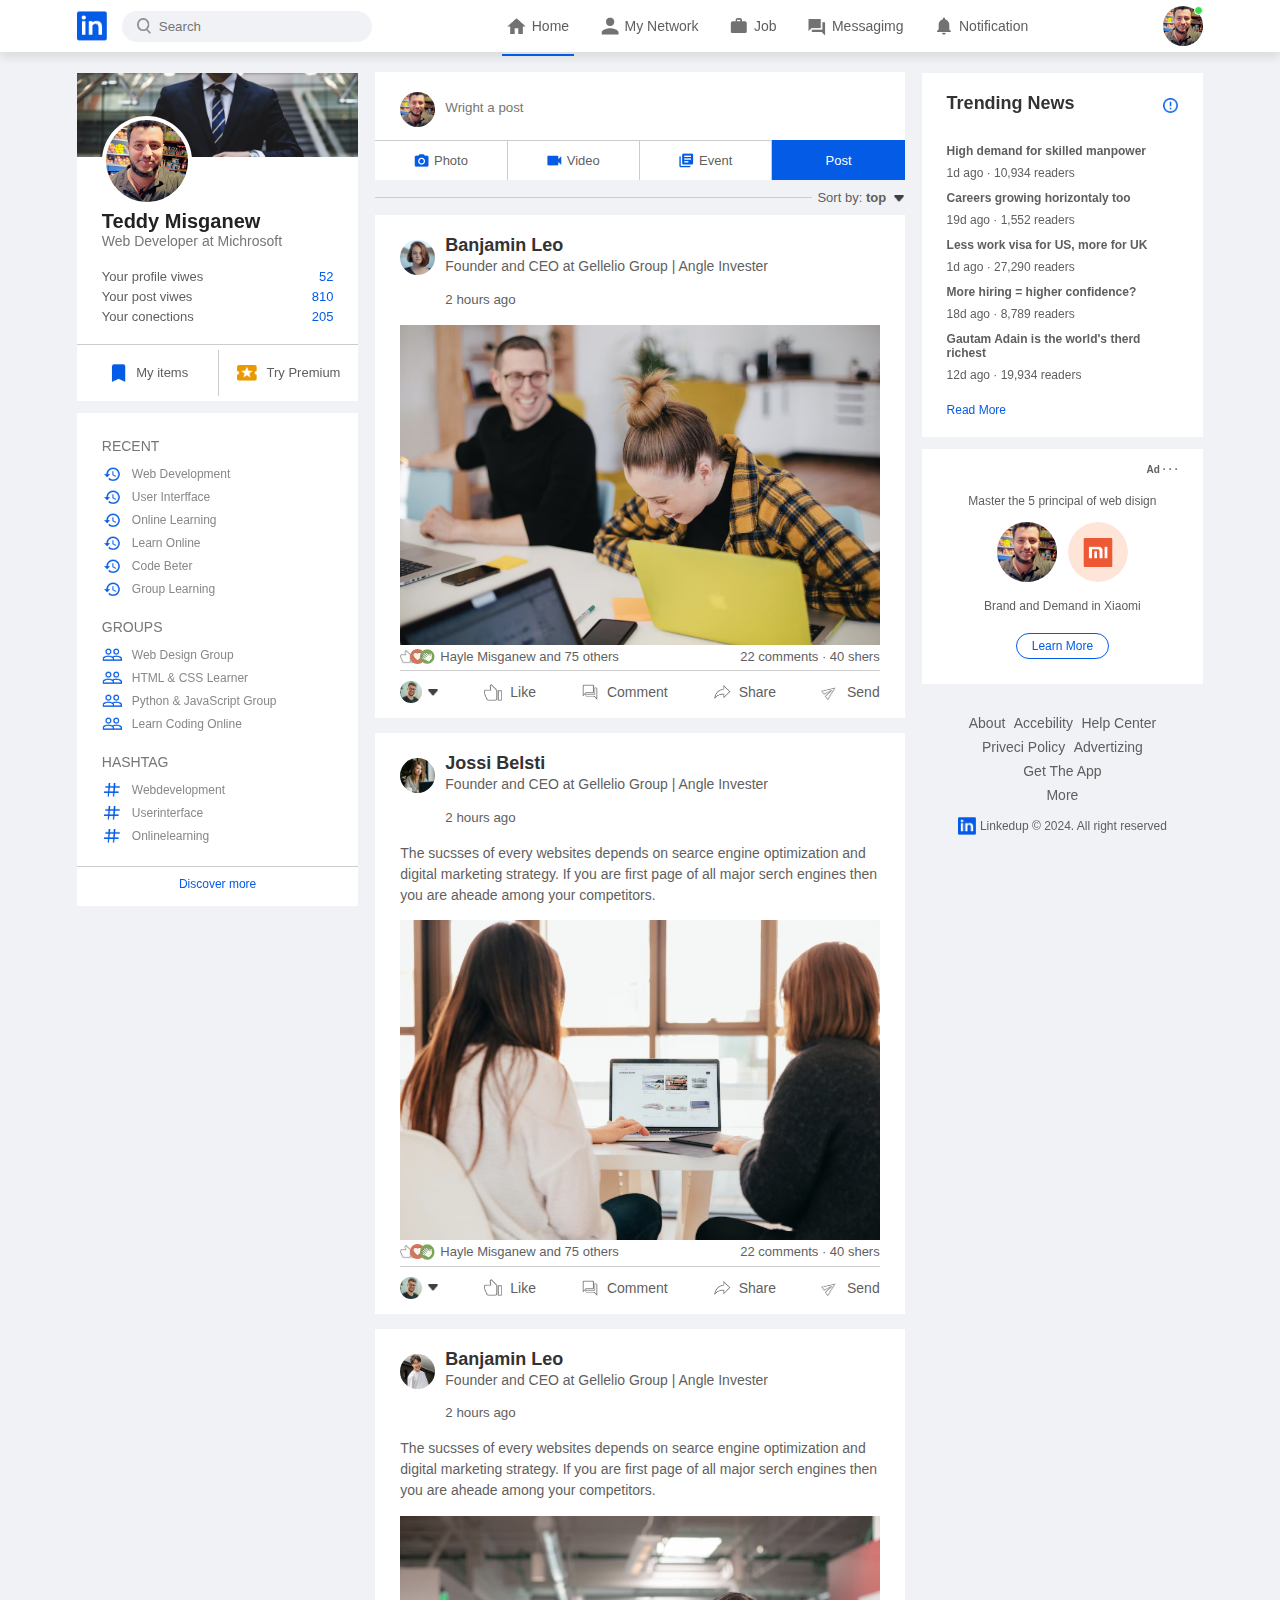
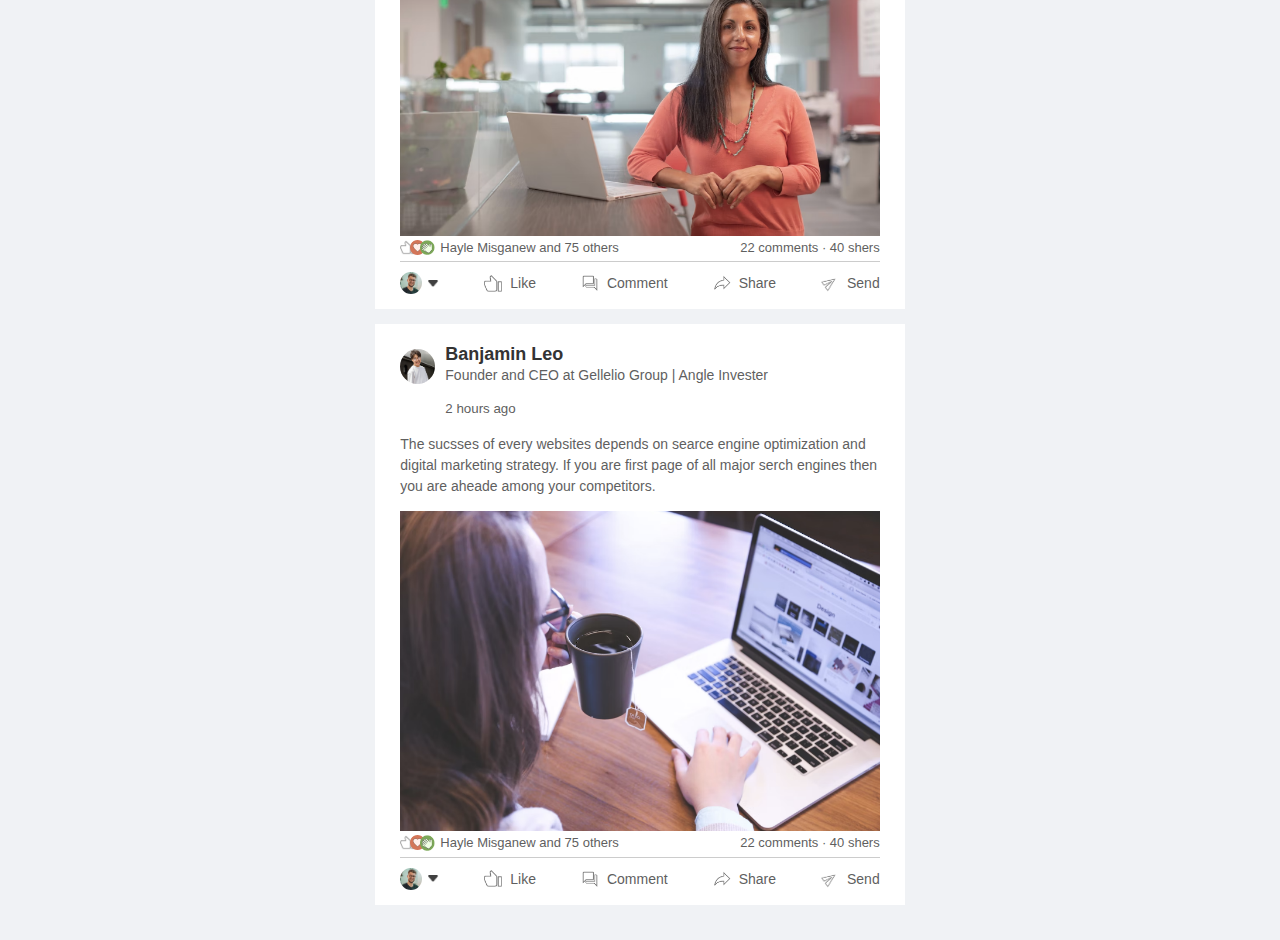
<file: index.html>
<!DOCTYPE html>
<html lang="en">
<head>
    <meta charset="UTF-8">
    <meta name="viewport" content="width=device-width, initial-scale=1.0">
    <link rel="stylesheet" href="style.css">
    <title>Document</title>
</head>
<body>
    <nav class="navbar">
        <div class="navbar-left">
            <a href="index.html" class="logo"><img src="images/logo.png"></a>

            <div class="search-box">
                <img src="images/search.png">
                <input type="text" placeholder="Search">
            </div>

        </div>
        <div class="navbar-cenetr">
            <ul>
                <li><a href="#" class="active-link"><img src="images/home.png"> <span>Home</span></a></li>
                <li><a href="#"><img src="images/network.png"> <span>My Network</span></a></li>
                <li><a href="#"><img src="images/jobs.png"> <span>Job</span></a></li>
                <li><a href="#"><img src="images/message.png"> <span>Messagimg</span></a></li>
                <li><a href="#"><img src="images/notification.png"> <span>Notification</span></a></li>
                
            </ul>
        </div>
        <div class="navbar-right">
            <div class="online">
                <img src="images/user.jpg" class="nav-profile-img" onclick="toggleMenu()">
            </div>
            
        </div>
        <!----------profile drop down menu------------->
        <div class="profile-menu-wrap" id="profileMenu">
            <div class="profile-menu">
                <div class="user-info">
                    <img src="images/user.jpg">
                    <div>
                        <h3>Teddy Misganew</h3>
                        <a href="profile.html">See your profile</a>
                    </div>
                </div>
                <hr>
                <a href="#" class="profile-manu-link">
                    <img src="images/feedback.png">
                    <p>Give Feedback</p>
                    <span>></span>
                </a>
                <a href="#" class="profile-manu-link">
                    <img src="images/setting.png">
                    <p>Setting & Privacy</p>
                    <span>></span>
                </a>
                <a href="#" class="profile-manu-link">
                    <img src="images/help.png">
                    <p>Help & Suport</p>
                    <span>></span>
                </a>
                <a href="#" class="profile-manu-link">
                    <img src="images/display.png">
                    <p>Display & Accesseblity</p>
                    <span>></span>
                </a>
                <a href="#" class="profile-manu-link">
                    <img src="images/logout.png">
                    <p>Logout</p>
                    <span>></span>
                </a>
            </div>
        </div>
    </nav>

    <!----------navbar end--------------->

    <div class="continer">
        <!----------left side bar--------------->
        <div class="left-sidebar">
            <div class="sidebar-profile-box">
                <img src="images/cover-pic.png" width="100%">
                <div class="sidebar-profile-info">
                    <img src="images/user.jpg">
                    <h1>Teddy Misganew</h1>
                    <h3>Web Developer at Michrosoft</h3>
                    <ul>
                        <li>Your profile viwes <span>52</span></li>
                        <li>Your post viwes <span>810</span></li>
                        <li>Your conections <span>205</span></li>
                    </ul>
                </div>
                <div class="sidbar-profile-link">
                    <a href="#"><img src="images/items.png">My items</a>
                    <a href="#"><img src="images/premium.png">Try Premium</a>
                </div>
            </div>
            <div class="sidebar-activity" id="sidebarActivity">
                <h3>RECENT</h3>
                <a href="#"><img src="images/recent.png">Web Development</a>
                <a href="#"><img src="images/recent.png">User Interfface</a>
                <a href="#"><img src="images/recent.png">Online Learning</a>
                <a href="#"><img src="images/recent.png">Learn Online</a>
                <a href="#"><img src="images/recent.png">Code Beter</a>
                <a href="#"><img src="images/recent.png">Group Learning</a>
                <h3>GROUPS</h3>
                <a href="#"><img src="images/group.png"> Web Design Group</a>
                <a href="#"><img src="images/group.png"> HTML & CSS Learner</a>
                <a href="#"><img src="images/group.png"> Python & JavaScript Group</a>
                <a href="#"><img src="images/group.png"> Learn Coding Online</a>
                <h3>HASHTAG</h3>
                <a href="#"><img src="images/hashtag.png"> Webdevelopment</a>
                <a href="#"><img src="images/hashtag.png"> Userinterface</a>
                <a href="#"><img src="images/hashtag.png"> Onlinelearning</a>
                <div class="discover-more-link">
                    <a href="#">Discover more</a>
                </div>
            </div>
            <p id="show-more-link" onclick="toggleActivity()">Show more <span>+</span></p>
        </div>
        <!----------main content--------------->
        <div class="main-content">
            <div class="creat-post">
                <div class="creat-post-input">
                    <img src="images/user.jpg">
                    <textarea rows="2" placeholder="Wright a post"></textarea>
                </div>
                <div class="creat-post-link">
                    <li><img src="images/photo.png">Photo</li>
                    <li><img src="images/video.png">Video</li>
                    <li><img src="images/event.png">Event</li>
                    <li>Post</li>
                </div>
            </div>
            <div class="sotr-by">
                <hr>
                <p>Sort by: <span>top <img src="images/down-arrow.png"></span></p>
            </div>
            <div class="post">
                <div class="post-auter">
                    <img src="images/user-3.png">
                    <div>
                        <h1>Banjamin Leo</h1>
                        <p>Founder and CEO at Gellelio Group | Angle Invester</p>
                        <small>2 hours ago</small>
                    </div>
                </div>
                <p></p>
                <img src="images/post-image-1.png" width="100%">

                <div class="post-states">
                    <div>
                        <img src="images/thumbsup.png">
                        <img src="images/love.png">
                        <img src="images/clap.png">
                        <span class="like-user">Hayle Misganew and 75 others</span>
                    </div>
                    <div>
                        <span>22 comments &middot; 40 shers</span>
                    </div>
                </div>
                <div class="post-activity">
                    <div>
                        <img src="images/user-1.png" class="post-activity-user-icon">
                        <img src="images/down-arrow.png" class="post-activity-arrow-icon">
                    </div>
                    <div class="post-activity-link">
                        <img src="images/like.png">
                        <span>Like</span>
                    </div>
                    <div class="post-activity-link">
                        <img src="images/comment.png">
                        <span>Comment</span>
                    </div>
                    <div class="post-activity-link">
                        <img src="images/share.png">
                        <span>Share</span>
                    </div>
                    <div class="post-activity-link">
                        <img src="images/send.png">
                        <span>Send</span>
                    </div>
                </div>
            </div>
            <div class="post">
                <div class="post-auter">
                    <img src="images/user-4.png">
                    <div>
                        <h1>Jossi Belsti</h1>
                        <p>Founder and CEO at Gellelio Group | Angle Invester</p>
                        <small>2 hours ago</small>
                    </div>
                </div>
                <p>The sucsses of every websites depends on searce engine optimization and digital marketing strategy. 
                    If you are first page of all major serch engines then you are aheade among your competitors.</p>
                <img src="images/post-image-2.png" width="100%">

                <div class="post-states">
                    <div>
                        <img src="images/thumbsup.png">
                        <img src="images/love.png">
                        <img src="images/clap.png">
                        <span class="like-user">Hayle Misganew and 75 others</span>
                    </div>
                    <div>
                        <span>22 comments &middot; 40 shers</span>
                    </div>
                </div>
                <div class="post-activity">
                    <div>
                        <img src="images/user-1.png" class="post-activity-user-icon">
                        <img src="images/down-arrow.png" class="post-activity-arrow-icon">
                    </div>
                    <div class="post-activity-link">
                        <img src="images/like.png">
                        <span>Like</span>
                    </div>
                    <div class="post-activity-link">
                        <img src="images/comment.png">
                        <span>Comment</span>
                    </div>
                    <div class="post-activity-link">
                        <img src="images/share.png">
                        <span>Share</span>
                    </div>
                    <div class="post-activity-link">
                        <img src="images/send.png">
                        <span>Send</span>
                    </div>
                </div>
            </div>
            <div class="post">
                <div class="post-auter">
                    <img src="images/user-5.png">
                    <div>
                        <h1>Banjamin Leo</h1>
                        <p>Founder and CEO at Gellelio Group | Angle Invester</p>
                        <small>2 hours ago</small>
                    </div>
                </div>
                <p>The sucsses of every websites depends on searce engine optimization and digital marketing strategy. 
                    If you are first page of all major serch engines then you are aheade among your competitors.</p>
                <img src="images/post-image-3.png" width="100%">

                <div class="post-states">
                    <div>
                        <img src="images/thumbsup.png">
                        <img src="images/love.png">
                        <img src="images/clap.png">
                        <span class="like-user">Hayle Misganew and 75 others</span>
                    </div>
                    <div>
                        <span>22 comments &middot; 40 shers</span>
                    </div>
                </div>
                <div class="post-activity">
                    <div>
                        <img src="images/user-1.png" class="post-activity-user-icon">
                        <img src="images/down-arrow.png" class="post-activity-arrow-icon">
                    </div>
                    <div class="post-activity-link">
                        <img src="images/like.png">
                        <span>Like</span>
                    </div>
                    <div class="post-activity-link">
                        <img src="images/comment.png">
                        <span>Comment</span>
                    </div>
                    <div class="post-activity-link">
                        <img src="images/share.png">
                        <span>Share</span>
                    </div>
                    <div class="post-activity-link">
                        <img src="images/send.png">
                        <span>Send</span>
                    </div>
                </div>
            </div>
            <div class="post">
                <div class="post-auter">
                    <img src="images/user-5.png">
                    <div>
                        <h1>Banjamin Leo</h1>
                        <p>Founder and CEO at Gellelio Group | Angle Invester</p>
                        <small>2 hours ago</small>
                    </div>
                </div>
                <p>The sucsses of every websites depends on searce engine optimization and digital marketing strategy. 
                    If you are first page of all major serch engines then you are aheade among your competitors.</p>
                <img src="images/post-image-4.png" width="100%">

                <div class="post-states">
                    <div>
                        <img src="images/thumbsup.png">
                        <img src="images/love.png">
                        <img src="images/clap.png">
                        <span class="like-user">Hayle Misganew and 75 others</span>
                    </div>
                    <div>
                        <span>22 comments &middot; 40 shers</span>
                    </div>
                </div>
                <div class="post-activity">
                    <div>
                        <img src="images/user-1.png" class="post-activity-user-icon">
                        <img src="images/down-arrow.png" class="post-activity-arrow-icon">
                    </div>
                    <div class="post-activity-link">
                        <img src="images/like.png">
                        <span>Like</span>
                    </div>
                    <div class="post-activity-link">
                        <img src="images/comment.png">
                        <span>Comment</span>
                    </div>
                    <div class="post-activity-link">
                        <img src="images/share.png">
                        <span>Share</span>
                    </div>
                    <div class="post-activity-link">
                        <img src="images/send.png">
                        <span>Send</span>
                    </div>
                </div>
            </div>
        </div>
        <!----------right sidebar--------------->
        <div class="right-sidebar">
            <div class="sidbar-news">
                <img src="images/more.png" class="info-icon">
                <h3>Trending News</h3>
                <a href="#">High demand for skilled manpower</a>
                <span>1d ago &middot; 10,934 readers</span>

                <a href="#">Careers growing horizontaly too</a>
                <span>19d ago &middot; 1,552 readers</span>

                <a href="#">Less work visa for US, more for UK</a>
                <span>1d ago &middot; 27,290 readers</span>

                <a href="#">More hiring = higher confidence?</a>
                <span>18d ago &middot; 8,789 readers</span>

                <a href="#">Gautam Adain is the world's therd richest</a>
                <span>12d ago &middot; 19,934 readers</span>
                
                <a href="#" class="redmore-link">Read More</a>
            </div>
            <div class="sidebar-ad">
                <small>Ad &middot; &middot; &middot;</small>
                <p>Master the 5 principal of web disign</p>
                <div>
                    <img src="images/user.jpg">
                    <img src="images/mi-logo.png">
                </div>
                <b>Brand and Demand in Xiaomi</b>
                <a href="#" class="ad-link">Learn More</a>
            </div>

            <div class="sidebar-useful-link">
                <a href="#">About</a>
                <a href="#">Accebility</a>
                <a href="#">Help Center</a>
                <a href="#">Priveci Policy</a>
                <a href="#">Advertizing</a>
                <a href="#">Get The App</a><br>
                <a href="#">More</a>

                <div class="copyright-msg">
                    <img src="images/logo.png">
                    <p>Linkedup &#169; 2024. All right reserved</p>
                </div>
            </div>
        </div>
        
    </div>

    <script>
        let profileMenu = document.getElementById("profileMenu");
        let sidbarActivity = document.getElementById("sidebarActivity");
        let moreLink = document.getElementById("show-more-link");

        function toggleActivity(){
            sidbarActivity.classList.toggle("opne-activity");
            if(sidbarActivity.classList.contains("opne-activity")){
                moreLink.innerHTML = "Show less <b>-</b>";
            }else{
                moreLink.innerHTML = "Show more <b>+</b>";
            }
        }

        function toggleMenu(){
            profileMenu.classList.toggle("open-menu");
        }


        
    </script>

</body>
</html>
</file>
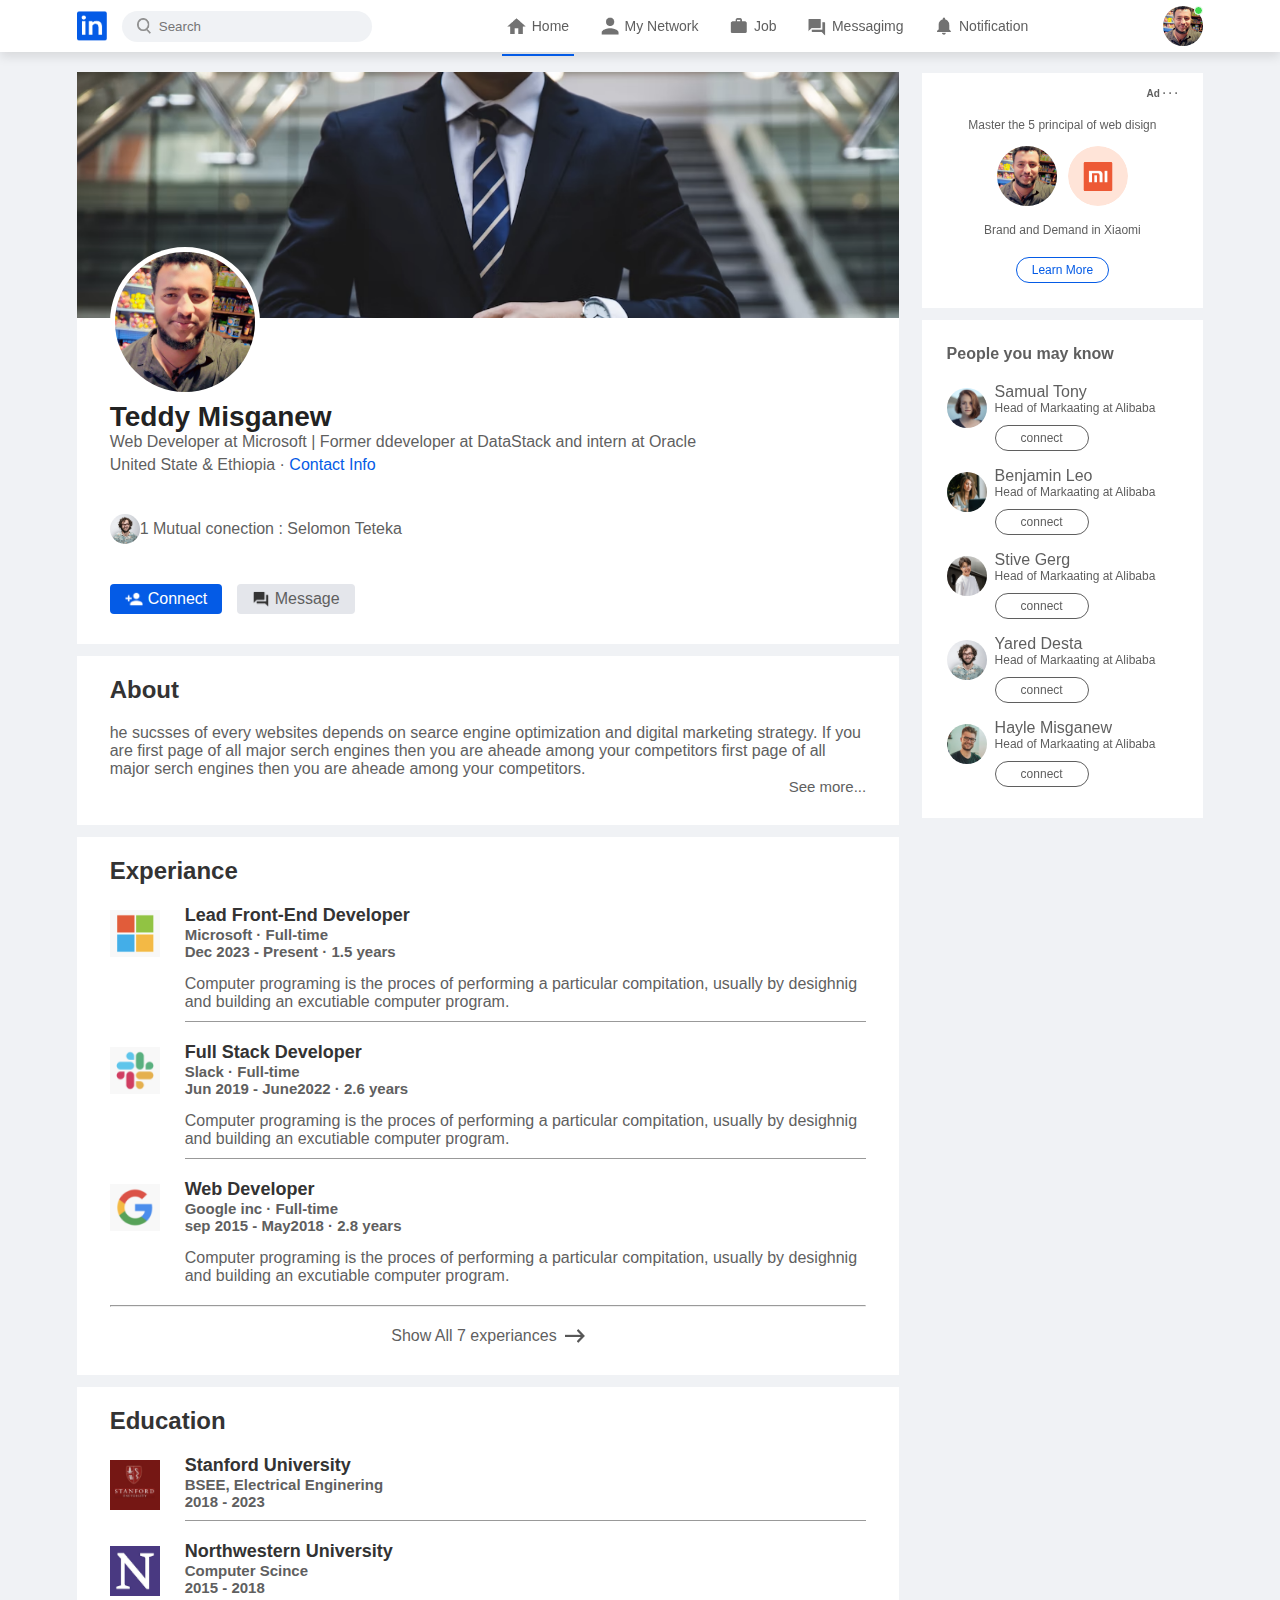
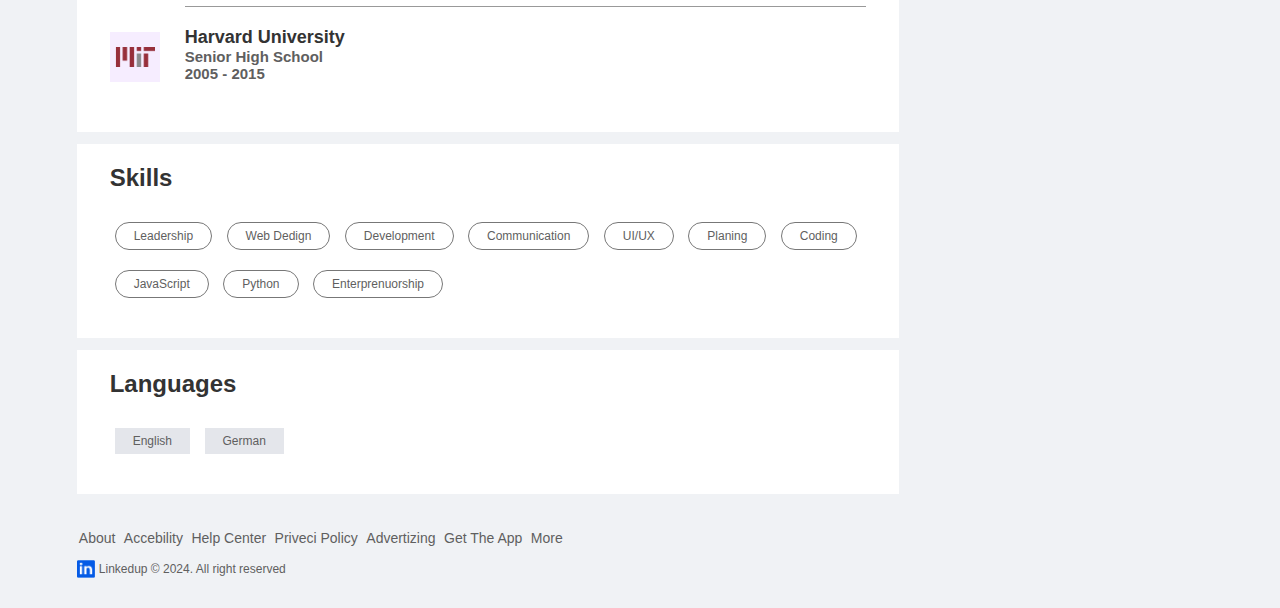
<file: profile.html>
<!DOCTYPE html>
<html lang="en">
<head>
    <meta charset="UTF-8">
    <meta name="viewport" content="width=device-width, initial-scale=1.0">
    <link rel="stylesheet" href="style.css">
    <title>Document</title>
</head>
<body>
    <nav class="navbar">
        <div class="navbar-left">
            <a href="index.html" class="logo"><img src="images/logo.png"></a>

            <div class="search-box">
                <img src="images/search.png">
                <input type="text" placeholder="Search">
            </div>

        </div>
        <div class="navbar-cenetr">
            <ul>
                <li><a href="#" class="active-link"><img src="images/home.png"> <span>Home</span></a></li>
                <li><a href="#"><img src="images/network.png"> <span>My Network</span></a></li>
                <li><a href="#"><img src="images/jobs.png"> <span>Job</span></a></li>
                <li><a href="#"><img src="images/message.png"> <span>Messagimg</span></a></li>
                <li><a href="#"><img src="images/notification.png"> <span>Notification</span></a></li>
                
            </ul>
        </div>
        <div class="navbar-right">
            <div class="online">
                <img src="images/user.jpg" class="nav-profile-img" onclick="toggleMenu()">
            </div>
            
        </div>
        <!----------profile drop down menu------------->
        <div class="profile-menu-wrap" id="profileMenu">
            <div class="profile-menu">
                <div class="user-info">
                    <img src="images/user.jpg">
                    <div>
                        <h3>Teddy Misganew</h3>
                        <a href="profile.html">See your profile</a>
                    </div>
                </div>
                <hr>
                <a href="#" class="profile-manu-link">
                    <img src="images/feedback.png">
                    <p>Give Feedback</p>
                    <span>></span>
                </a>
                <a href="#" class="profile-manu-link">
                    <img src="images/setting.png">
                    <p>Setting & Privacy</p>
                    <span>></span>
                </a>
                <a href="#" class="profile-manu-link">
                    <img src="images/help.png">
                    <p>Help & Suport</p>
                    <span>></span>
                </a>
                <a href="#" class="profile-manu-link">
                    <img src="images/display.png">
                    <p>Display & Accesseblity</p>
                    <span>></span>
                </a>
                <a href="#" class="profile-manu-link">
                    <img src="images/logout.png">
                    <p>Logout</p>
                    <span>></span>
                </a>
            </div>
        </div>
    </nav>

    <!----------navbar end--------------->

    <div class="continer">
        <div class="profile-main">
            <div class="profil-container">
                <img src="images/cover-pic.png" width="100%">
                <div class="profile-continer-inner">
                    <img src="images/user.jpg" class="profile-pic">
                    <h1>Teddy Misganew</h1>
                    <b>Web Developer at Microsoft | Former ddeveloper at DataStack
                        and intern at Oracle
                    </b>
                    <p>United State & Ethiopia &middot; <a href="#">Contact Info</a></p>
                    <div class="mutual-conection">
                        <img src="images/user-2.png">
                        <span>1 Mutual conection : Selomon Teteka</span>
                    </div>
                    <div class="profile-btn">
                        <a href="#" class="primery-btn"><img src="images/connect.png">Connect</a>
                        <a href="#"><img src="images/chat.png">Message</a>
                    </div>
                </div>
            </div>
            <div class="profile-discription">
                <h2>About</h2>
                <p>he sucsses of every websites depends on searce engine optimization and digital marketing strategy. 
                If you are first page of all major serch engines then you are aheade among your competitors first page of 
                all major serch engines then you are aheade among your competitors. </p>
                <a href="#" class="see-more-link">See more...</a>
            </div>
            <div class="profile-discription">
                <h2>Experiance</h2>
                <div class="profile-disc-row">
                    <img src="images/microsoft.png">
                    <div>
                        <h3>Lead Front-End Developer</h3>
                        <b>Microsoft &middot; Full-time</b>
                        <b>Dec 2023 - Present &middot; 1.5 years</b>
                        <p>Computer programing is the proces of performing a particular compitation,
                         usually by desighnig and building an excutiable computer program.</p>
                         <hr>
                    </div>
                </div>
                <div class="profile-disc-row">
                    <img src="images/slack.png">
                    <div>
                        <h3>Full Stack Developer</h3>
                        <b>Slack &middot; Full-time</b>
                        <b>Jun 2019 - June2022 &middot; 2.6 years</b>
                        <p>Computer programing is the proces of performing a particular compitation,
                         usually by desighnig and building an excutiable computer program.</p>
                         <hr>
                    </div>
                </div>
                <div class="profile-disc-row">
                    <img src="images/google.png">
                    <div>
                        <h3>Web Developer</h3>
                        <b>Google inc &middot; Full-time</b>
                        <b>sep 2015 - May2018 &middot; 2.8 years</b>
                        <p>Computer programing is the proces of performing a particular compitation,
                         usually by desighnig and building an excutiable computer program.</p>
                    </div>
                </div>
                <hr>
                <a href="#" class="ex-link">Show All 7 experiances <img src="images/right-arrow.png" alt=""></a>
            </div>
           
            <div class="profile-discription">
                <h2>Education</h2>
                <div class="profile-disc-row">
                    <img src="images/stanford.png">
                    <div>
                    <h3>Stanford University</h3>
                    <b>BSEE, Electrical Enginering</b>
                    <b>2018 - 2023</b>
                    <hr>
                    </div>
                </div>
                <div class="profile-disc-row">
                    <img src="images/north.png">
                    <div>
                    <h3>Northwestern University</h3>
                    <b>Computer Scince</b>
                    <b>2015 - 2018</b>
                    <hr>
                    </div>
                </div>
                <div class="profile-disc-row">
                    <img src="images/mit.png">
                    <div>
                    <h3>Harvard University</h3>
                    <b>Senior High School</b>
                    <b>2005 - 2015</b>
                    </div>
                </div>
            </div>
            <div class="profile-discription">
                <h2>Skills</h2>
                <a href="#" class="skill-btn">Leadership</a>
                <a href="#" class="skill-btn">Web Dedign</a>
                <a href="#" class="skill-btn">Development</a>
                <a href="#" class="skill-btn">Communication</a>
                <a href="#" class="skill-btn">UI/UX</a>
                <a href="#" class="skill-btn">Planing</a>
                <a href="#" class="skill-btn">Coding</a><br>
                <a href="#" class="skill-btn">JavaScript</a>
                <a href="#" class="skill-btn">Python</a>
                <a href="#" class="skill-btn">Enterprenuorship</a>
            </div>
            <div class="profile-discription">
                <h2>Languages</h2>
                <a href="#" class="language-btn">English</a>
                <a href="#" class="language-btn">German</a>
            </div>
        </div>
        <!----------profile sidebar------------->
        <div class="profile-sidebar">
            <div class="sidebar-ad">
                <small>Ad &middot; &middot; &middot;</small>
                <p>Master the 5 principal of web disign</p>
                <div>
                    <img src="images/user.jpg">
                    <img src="images/mi-logo.png">
                </div>
                <b>Brand and Demand in Xiaomi</b>
                <a href="#" class="ad-link">Learn More</a>
            </div>
            <div class="sidebar-people">
                <h3>People you may know</h3>
                <div class="sidebar-people-row">
                    <img src="images/user-3.png">
                    <div>
                        <h2>Samual Tony</h2>
                        <p>Head of Markaating at Alibaba</p>
                        <a href="#">connect</a>
                    </div>
                </div>
                <div class="sidebar-people-row">
                    <img src="images/user-4.png">
                    <div>
                        <h2>Benjamin Leo</h2>
                        <p>Head of Markaating at Alibaba</p>
                        <a href="#">connect</a>
                    </div>
                </div>
                <div class="sidebar-people-row">
                    <img src="images/user-5.png">
                    <div>
                        <h2>Stive Gerg</h2>
                        <p>Head of Markaating at Alibaba</p>
                        <a href="#">connect</a>
                    </div>
                </div>
                <div class="sidebar-people-row">
                    <img src="images/user-2.png">
                    <div>
                        <h2>Yared Desta</h2>
                        <p>Head of Markaating at Alibaba</p>
                        <a href="#">connect</a>
                    </div>
                </div>
                <div class="sidebar-people-row">
                    <img src="images/user-1.png">
                    <div>
                        <h2>Hayle Misganew</h2>
                        <p>Head of Markaating at Alibaba</p>
                        <a href="#">connect</a>
                    </div>
                </div>
            </div>
        </div>
    </div>

    <div class="profile-footer">
        <div class="sidebar-useful-link">
            <a href="#">About</a>
            <a href="#">Accebility</a>
            <a href="#">Help Center</a>
            <a href="#">Priveci Policy</a>
            <a href="#">Advertizing</a>
            <a href="#">Get The App</a>
            <a href="#">More</a>

            <div class="copyright-msg">
                <img src="images/logo.png">
                <p>Linkedup &#169; 2024. All right reserved</p>
            </div>
        </div>
    </div>

    <script>
        let profileMenu = document.getElementById("profileMenu");

        function toggleMenu(){
            profileMenu.classList.toggle("open-menu");
        }
    </script>

</body>
</html>
</file>
<file: style.css>
*{
    padding: 0;
    margin: 0;
    box-sizing: border-box;
    font-family: 'Poppins', sans-serif;
}
body{
    background: #f0f2f5;
    color: #5f5f5f;
}
a{
    text-decoration: none;
    color: #5f5f5f;
}
.navbar{
    display: flex;
    align-items: center;
    justify-content: space-between;
    background: #fff;
    padding: 6px 6%;
    position: sticky;
    top: 0;
    z-index: 100;
    box-shadow: 0 5px 10px rgba(0,0,0,0.1);
}
.logo img{
    width: 30px;
    margin-right: 15px;
    display: block;
}
.navbar-cenetr ul li{
    display: inline-block;
    list-style: none;
}
.navbar-cenetr ul li a{
    display: flex;
    align-items: center;
    font-size: 14px;
    margin: 5px 8px;
    padding-right: 5px;
    position: relative;
}
.navbar-cenetr ul li a img{
    width: 30px;
}
.navbar-cenetr ul li a::after{
    content: '';
    width: 0;
    height: 2px;
    background: #045be6;
    position: absolute;
    bottom: -15px;
    transition: width 0.3s;
}
.navbar-cenetr ul li a:hover::after, 
.navbar-cenetr ul li a.active-link::after
{
    width: 100%;
}
.nav-profile-img{
    width: 40px;
    border-radius: 50%;
    display: block;
    cursor: pointer;
    position: relative;
}
.online{
    position: relative;
}
.online::after{
    content: '';
    width: 7px;
    height: 7px;
    border: 1px solid #fff;
    border-radius: 50px;
    right: 0;
    top: 0;
    background: #41db51;
    position: absolute;
}
.search-box{
    background: #f0f2f5;
    width: 250px;
    border-radius: 20px;
    display: flex;
    align-items: center;
    padding: 0px 15px;
}
.navbar-left{
    display: flex;
    align-items: center;
}
.search-box img{
    width: 14px;
}
.search-box input{
    width: 100%;
    background: transparent;
    padding: 8px;
    border: none;
    outline: none;
}


/*----------navbar end-------------*/

.continer{
    padding: 20px 6%;
    display: flex;
    flex-wrap: wrap;
    justify-content: space-between;
}
/*----------left side bar---------------*/
.left-sidebar{
    flex-basis: 25%;
    align-self: flex-start;
    position: sticky;
    top: 73px;
}
.sidebar-profile-box{
    background: #fff;
}
.sidebar-profile-info{
    padding: 0 25px;
}
.sidebar-profile-info img{
    width: 90px;
    border-radius: 50%;
    background: #fff;
    padding: 4px;
    margin-top: -45px;
}
.sidebar-profile-info h1{
    font-size: 20px;
    font-weight: 600;
    color: #222;
}
.sidebar-profile-info h3{
    font-size: 14px;
    font-weight: 500;
    color: #777;
}
.sidebar-profile-info ul{
    list-style: none;
    margin: 20px 0;
}
.sidebar-profile-info ul li{
    width: 100%;
    margin: 5px 0;
    font-size: 13px;
}
.sidebar-profile-info ul li span{
    float: right;
    color: #045be6;
}
.sidbar-profile-link{
    display: flex;
    align-items: center;
    border-top: 1px solid #ccc;
}
.sidbar-profile-link a{
    flex-basis: 50%;
    display: flex;
    align-items: center;
    justify-content: center;
    padding: 15px 0;
    font-size: 13px;
    border-left: 1px solid #ccc;
}
.sidbar-profile-link a:first-child{
    border-left: 0;
}
.sidbar-profile-link a img{
    width: 20px;
    margin-right: 10px;
}
.sidebar-activity{
    background: #fff;
    padding: 5px 25px;
    margin: 12px 0;
}
.sidebar-activity h3{
    color: #777;
    font-size: 14px;
    font-weight: 500;
    margin: 20px 0 10px;
}
.sidebar-activity a{
    display: flex;
    align-items: center;
    font-size: 12px;
    font-weight: 500;
    color: #888;
    margin: 3px 0;
}
.sidebar-activity a img{
    width: 20px;
    margin-right: 10px;
}
.discover-more-link{
    border-top: 1px solid #ccc;
    text-align: center;
    margin-top: 20px;
    margin-left: -25px;
    margin-right: -25px;
}
.discover-more-link a{
    color: #045be6;
    display: inline-block;
    margin: 10px 0;
}
/*----------right side bar---------------*/
.right-sidebar{
    flex-basis: 25%;
    align-self: flex-start;
    position: sticky;
    top: 73px;
}
.sidbar-news{
    background: #fff;
    padding: 10px 25px;
}
.info-icon{
    width: 15px;
    float: right;
    margin-top: 15px;
}
.sidbar-news h3{
    font-size: 18px;
    font-weight: 600;
    color: #333;
    margin: 10px 0 30px;
}
.sidbar-news a{
    display: block;
    font-size: 12px;
    font-weight: 600;
    margin-top: 10px;
    margin-bottom: 5px;
}
.sidbar-news span{
    font-size: 12px;
}
.sidbar-news .redmore-link{
    color: #045be6;
    font-weight: 500;
    margin: 20px 0 10px;
}
.sidebar-ad{
    background: #fff;
    padding: 15px 25px;
    text-align: center;
    margin: 12px 0;
    font-size: 12px;
}
.sidebar-ad img{
    width: 60px;
    border-radius: 50%;
    margin: 4px;
}
.sidebar-ad small{
    float: right;
    font-weight: 600;
}
.sidebar-ad p{
    margin-top: 30px;
    margin-bottom: 10px;
}
.sidebar-ad b{
    display: block;
    font-weight: 500;
    margin-top: 10px;
}
.ad-link{
    display: inline-block;
    border: 1px solid #045be6;
    border-radius: 30px;
    padding: 5px 15px;
    color: #045be6;
    font-weight: 500;
    margin: 20px auto 10px;
}
.sidebar-useful-link{
    padding: 15px 25px;
    text-align: center;
}
.sidebar-useful-link a{
    display: inline-block;
    font-size: 14px;
    margin: 4px 2px;
}
.copyright-msg{
    display: flex;
    align-items: center;
    justify-content: center;
    font-size: 12px;
    margin-top: 10px;
    font-weight: 500;
}
.copyright-msg img{
    width: 18px;
    margin-right: 4px;
}
/*----------main content---------------*/
.main-content{
    flex-basis: 47%;
}
.creat-post{
    background: #fff;
}
.creat-post-input{
    padding: 20px 25px 10px;
    display: flex;
    align-items: flex-start;
}
.creat-post-input img{
    width: 35px;
    border-radius: 50%;
    margin-right: 10px;
}
.creat-post-input textarea{
    width: 100%;
    border: 0;
    outline: 0;
    resize: none;
    background: transparent;
    margin-top: 8px;
}
::placeholder{
    font-weight: 500;
}
.creat-post-link{
    display: flex;
    align-items: flex-start;
}
.creat-post-link li{
    list-style: none;
    border-top: 1px solid #ccc;
    border-right: 1px solid #ccc;
    flex-basis: 25%;
    height: 40px;
    font-size: 13px;
    display: flex;
    align-items: center;
    justify-content: center;
    cursor: pointer;
}
.creat-post-link li img{
    width: 15px;
    margin-right: 5px;
}
.creat-post-link li:last-child{
    background: #045be6;
    border-top: 0;
    border-right: 0;
    color: #fff;
}

.sotr-by{
    display: flex;
    align-items: center;
    margin: 10px 0;
}
.sotr-by hr{
    flex: 1;
    border: 0;
    height: 1px;
    background: #ccc;
}
.sotr-by p{
    font-size: 13px;
    padding-left: 5px;
}
.sotr-by p span{
    font-weight: 600;
    cursor: pointer;
}
.sotr-by p span img{
    width: 12px;
    margin-left: 3px;
}
.post{
    background: #fff;
    padding: 20px 25px 5px;
    margin: 5px 0 15px;
}
.post-auter{
    display: flex;
    align-items: flex-start;
    margin-bottom: 20px;
}
.post-auter img{
    width: 35px;
    border-radius: 50%;
    margin-right: 10px;
    margin-top: 5px;
}
.post-auter h1{
    font-size: 18px;
    font-weight: 600;
    color: #333;
}
.post-auter small{
    display: block;
    margin-bottom: -2px;
}
.post p{
    font-size: 14px;
    margin-bottom: 15px;
    line-height: 1.3rem;
}
.post-states{
    display: flex;
    flex-wrap: wrap;
    align-items: center;
    justify-content: space-between;
    font-size: small;
    border-bottom: 1px solid #ccc;
    padding-bottom: 6px;
}
.post-states div{
    display: flex;
    align-items: center;
}
.post-states img{
    width: 15px;
    margin-right: -5px;
}
.like-user{
    margin-left: 10px;
}
.post-activity{
    display: flex;
    align-items: center;
    justify-content: space-between;
    padding: 10px 0;
    font-size: 14px;
    font-weight: 500;
}
.post-activity div{
    display: flex;
    align-items: center;
}
.post-activity-user-icon{
    width: 22px;
    border-radius: 50%;
}
.post-activity-arrow-icon{
    width: 12px;
    margin-left: 5px;
}
.post-activity-link img{
    width: 18px;
    margin-right: 8px;
}
/*-------------profile-menu-wrap----------*/
.profile-menu-wrap{
    position: absolute;
    top: 100%;
    right: 5%;
    width: 320px;
    max-height: 0;
    overflow: hidden;
    transition: max-height 0.5s;
}
.profile-menu-wrap.open-menu{
    max-height: 400px;
}
.profile-menu{
    background: #222;
    padding: 20px;
    margin: 10px;
    color: #fff;
}
.user-info{
    display: flex;
    align-items: center;
}
.user-info img{
    width: 50px;
    border-radius: 50%;
    margin-right: 15px;
}
.user-info h3{
    font-weight: 500;
    margin-bottom: -3px;
}
.user-info a{
    color: #c9dbf8;
    font-size: 13px;
}
.profile-menu hr{
    border: 0;
    height: 1px;
    width: 100%;
    background: #fff;
    margin: 15px 0 10px;
}
.profile-manu-link{
    display: flex;
    align-items: center;
    color: #fff;
    margin: 12px 0;
    font-size: 14px;
}
.profile-manu-link p{
    width: 100%;
}
.profile-manu-link img{
    width: 35px;
    border-radius: 50%;
    margin-right: 15px;
}

/*--------------------------------peofile page---------------------------------------*/
.profile-main{
    flex-basis: 73%;
}
.profile-sidebar{
    flex-basis: 25%;
    align-self: flex-start;
    position: sticky;
    top: 73px;
}
.profil-container{
    background: #fff;
}
.profile-continer-inner{
    padding: 0 4% 10px;
}
.profile-pic{
    width: 150px;
    border-radius: 50%;
    margin-top: -75px;
    padding: 5px;
    background: #fff;
}
.profil-container h1{
    font-size: 28px;
    font-weight: 600;
    color: #222;
}
.profil-container b{
    font-weight: 500;
}
.profil-container p{
    margin-top: 5px;
}
.profil-container p a{
    color: #045be6;
    font-weight: 500;
}
.mutual-conection{
    display: flex;
    align-items: center;
    margin: 20px 0;
}
.mutual-conection img{
    width: 30px;
    border-radius: 50%;
    margin: 20px 0;
}
.profile-btn{
    margin: 20px 0;
}
.profile-btn a{
    display: inline-flex;
    align-items: center;
    background: #e4e6eb;
    padding: 6px 15px;
    border-radius: 4px;
    margin-right: 10px;
}
.profile-btn a img{
    width: 18px;
    margin-right: 5px;
}
.profile-btn .primery-btn{
    background: #045be6;
    color: #fff;
}
.profile-discription{
    background: #fff;
    padding: 10px 4% 30px;
    margin: 12px 0;
}
.profile-discription h2{
    color: #333;
    margin: 10px 0 20px;
    font-weight: 600;
}
.see-more-link{
    display: block;
    text-align: right;
    font-size: 15px;
}
.profile-disc-row{
    display: flex;
    align-items: flex-start;
    margin: 20px 0;
}
.profile-disc-row img{
    width: 50px;
    margin-right: 25px;
    margin-top: 5px;
}
.profile-disc-row div{
    width: 100%;
}
.profile-disc-row h3{
    font-size: 18px;
    font-weight: 600;
    color: #333;
}
.profile-disc-row b{
    display: block;
    font-weight: 500px;
    font-size: 15px;
}
.profile-disc-row p{
    margin-top: 15px;
}
.profile-disc-row hr{
    border: 0;
    border-bottom: 1px solid #999;
    margin-top: 10px;
}
.ex-link{
    display: flex;
    align-items: center;
    justify-content: center;
    padding-top: 20px;
    font-weight: 500;
}
.ex-link img{
    width: 20px;
    margin-left: 8px;
}
.skill-btn{
    display: inline-block;
    margin: 10px 5px;
    padding: 6px 18px;
    border: 1px solid #777;
    border-radius: 30px;
    font-size: 12px;
    font-weight: 500;
}
.language-btn{
    display: inline-block;
    margin: 10px 5px;
    padding: 6px 18px;
    background: #e4e6eb;
    font-size: 12px;
    font-weight: 500;
}
/*----------profile sidebar-right------------*/
.profile-sidebar .sidebar-ad{
    margin: 0;
}
.sidebar-people{
    background: #fff;
    padding: 15px 25px;
    margin: 12px 0;
    font-size: 12px;
}
.sidebar-people h3{
    font-size: 16px;
    font-weight: 600;
    margin: 10px 0 20px;
}
.sidebar-people-row{
    display: flex;
    align-items: flex-start;
    margin: 6px 0;
}
.sidebar-people-row img{
    width: 40px;
    border-radius: 50%;
    margin-right: 8px;
    margin-top: 5px;
}
.sidebar-people-row h2{
    font-size: 16px;
    font-weight: 500;
}
.sidebar-people-row a{
    display: inline-block;
    margin: 10px 0;
    padding: 5px 25px;
    border: 1px solid #5f5f5f;
    border-radius: 30px;
    font-weight: 500;
}
.profile-footer{
    padding: 0 6% 30px;
}
.profile-footer .sidebar-useful-link{
    text-align: left;
    padding: 0;
}
.profile-footer .copyright-msg{
    justify-content: flex-start;
}
#show-more-link{
    display: none;
}
/*----------media quiry for small scrine---------------------------------*/
@media only screen and (max-width: 600px){
    .search-box{
        background: transparent;
        width: auto;
        padding: 0;
    }
    .search-box input{
        width: 0;
        padding: 0;
    }
    .navbar-cenetr ul li a span{
        display: none;
    }
    .navbar-cenetr ul li a{
        padding-right: 0;
        margin: 5px;
    }
    .nav-profile-img{
        width: 30px;
    }
    .continer{
        padding: 15px 3%;
    }
    .left-sidebar, .right-sidebar{
        flex-basis: 100%;
        position: relative;
        top: unset;
    }
    .main-content{
        flex-basis: 100%;
    }
    .post-states div{
        margin: 2px 0;
    }
    .post-activity-link span{
        display: none;
    }
    .post-activity-link img{
        margin-right: 0;
    }
    .profile-main, .profile-sidebar{
        flex-basis: 100%;
    }
    .profil-container{
        font-size: 14px;
    }
    .profile-pic{
        width: 100px;
        margin-top: -50px;
    }
    .profile-discription{
        font-size: 14px;
    }
    #show-more-link{
        display: block;
        width: fit-content;
        margin: 10px auto;
        font-size: 14px;
        cursor: pointer;
    }
    .sidebar-activity{
        display: none;
    }
    .sidebar-activity.opne-activity{
        display: block;
    }
}
</file>
